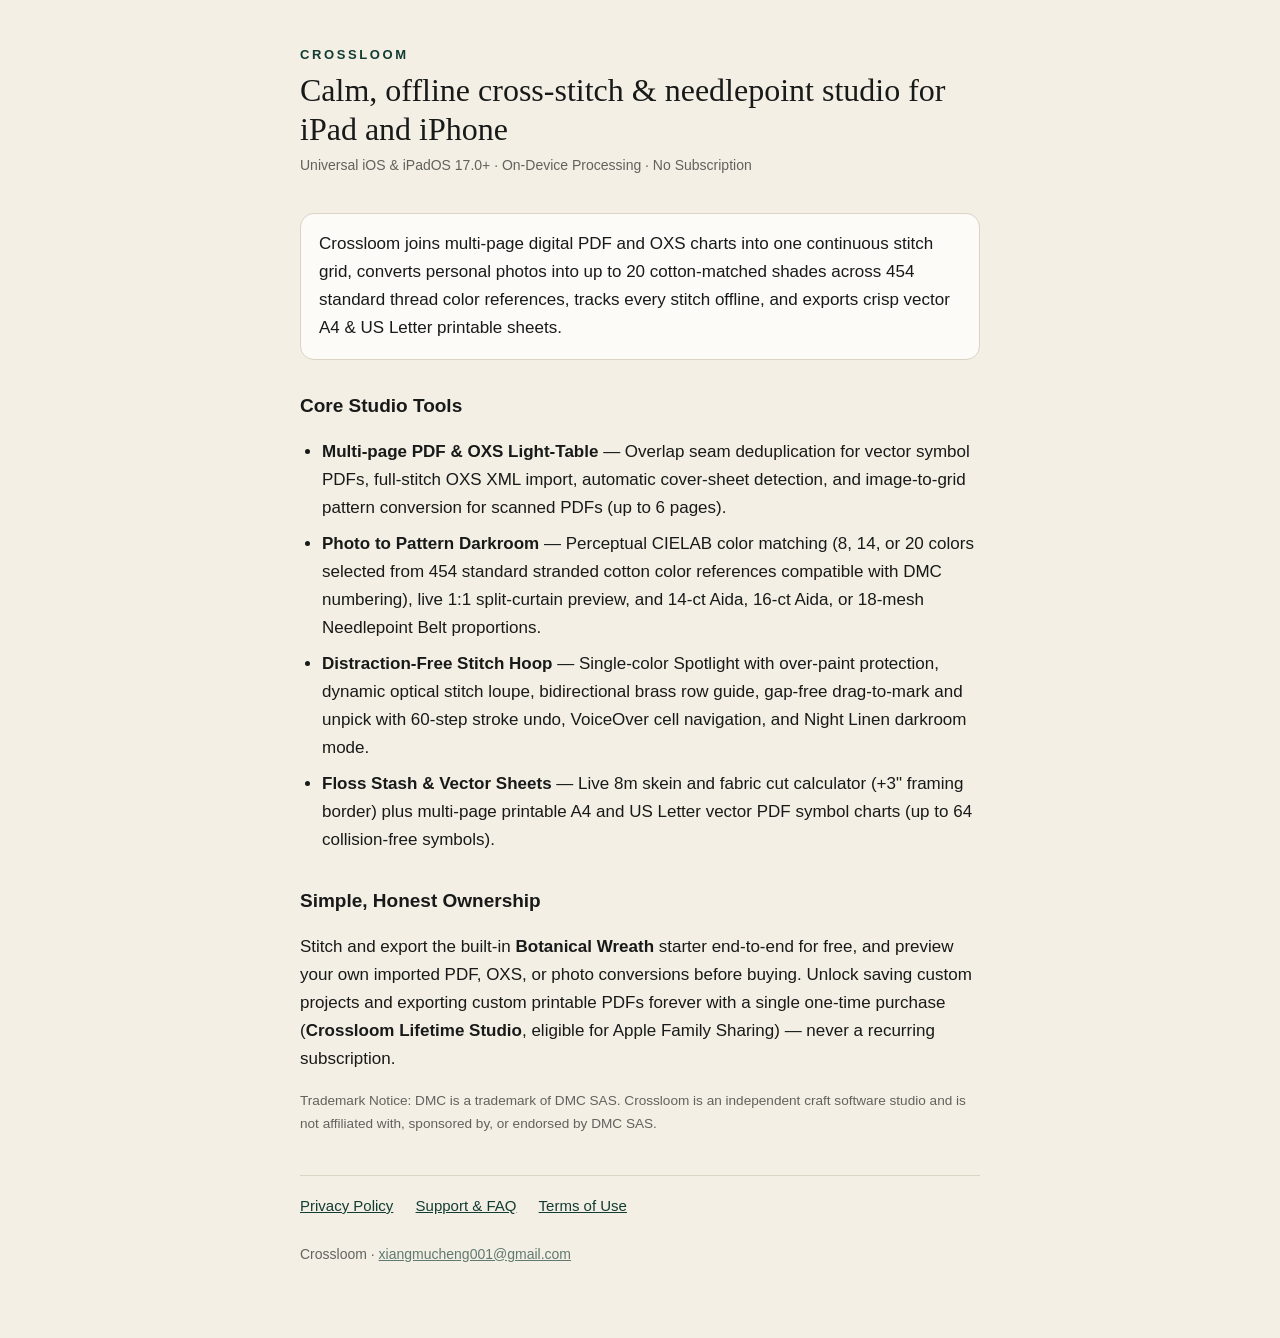
<file: index.html>
<!doctype html>
<html lang="en">
<head>
<meta charset="utf-8">
<meta name="viewport" content="width=device-width, initial-scale=1">
<title>Crossloom — Cross Stitch &amp; Needlepoint Studio</title>
<link rel="stylesheet" href="style.css">
</head>
<body>
<main>
<header>
  <p class="brand">Crossloom</p>
  <h1>Calm, offline cross-stitch &amp; needlepoint studio for iPad and iPhone</h1>
  <p class="meta">Universal iOS &amp; iPadOS 17.0+ · On-Device Processing · No Subscription</p>
</header>

<div class="card">
  <p style="margin:0">Crossloom joins multi-page digital PDF and OXS charts into one continuous stitch grid, converts personal photos into up to 20 cotton-matched shades across 454 standard thread color references, tracks every stitch offline, and exports crisp vector A4 &amp; US Letter printable sheets.</p>
</div>

<h2>Core Studio Tools</h2>
<ul>
  <li><b>Multi-page PDF &amp; OXS Light-Table</b> — Overlap seam deduplication for vector symbol PDFs, full-stitch OXS XML import, automatic cover-sheet detection, and image-to-grid pattern conversion for scanned PDFs (up to 6 pages).</li>
  <li><b>Photo to Pattern Darkroom</b> — Perceptual CIELAB color matching (8, 14, or 20 colors selected from 454 standard stranded cotton color references compatible with DMC numbering), live 1:1 split-curtain preview, and 14-ct Aida, 16-ct Aida, or 18-mesh Needlepoint Belt proportions.</li>
  <li><b>Distraction-Free Stitch Hoop</b> — Single-color Spotlight with over-paint protection, dynamic optical stitch loupe, bidirectional brass row guide, gap-free drag-to-mark and unpick with 60-step stroke undo, VoiceOver cell navigation, and Night Linen darkroom mode.</li>
  <li><b>Floss Stash &amp; Vector Sheets</b> — Live 8m skein and fabric cut calculator (+3" framing border) plus multi-page printable A4 and US Letter vector PDF symbol charts (up to 64 collision-free symbols).</li>
</ul>

<h2>Simple, Honest Ownership</h2>
<p>Stitch and export the built-in <b>Botanical Wreath</b> starter end-to-end for free, and preview your own imported PDF, OXS, or photo conversions before buying. Unlock saving custom projects and exporting custom printable PDFs forever with a single one-time purchase (<b>Crossloom Lifetime Studio</b>, eligible for Apple Family Sharing) — never a recurring subscription.</p>

<p class="meta" style="font-size:0.85rem">Trademark Notice: DMC is a trademark of DMC SAS. Crossloom is an independent craft software studio and is not affiliated with, sponsored by, or endorsed by DMC SAS.</p>

<nav>
  <a href="privacy.html">Privacy Policy</a>
  <a href="support.html">Support &amp; FAQ</a>
  <a href="terms.html">Terms of Use</a>
</nav>
<footer>Crossloom · <a href="mailto:xiangmucheng001@gmail.com">xiangmucheng001@gmail.com</a></footer>
</main>
</body>
</html>
</file>
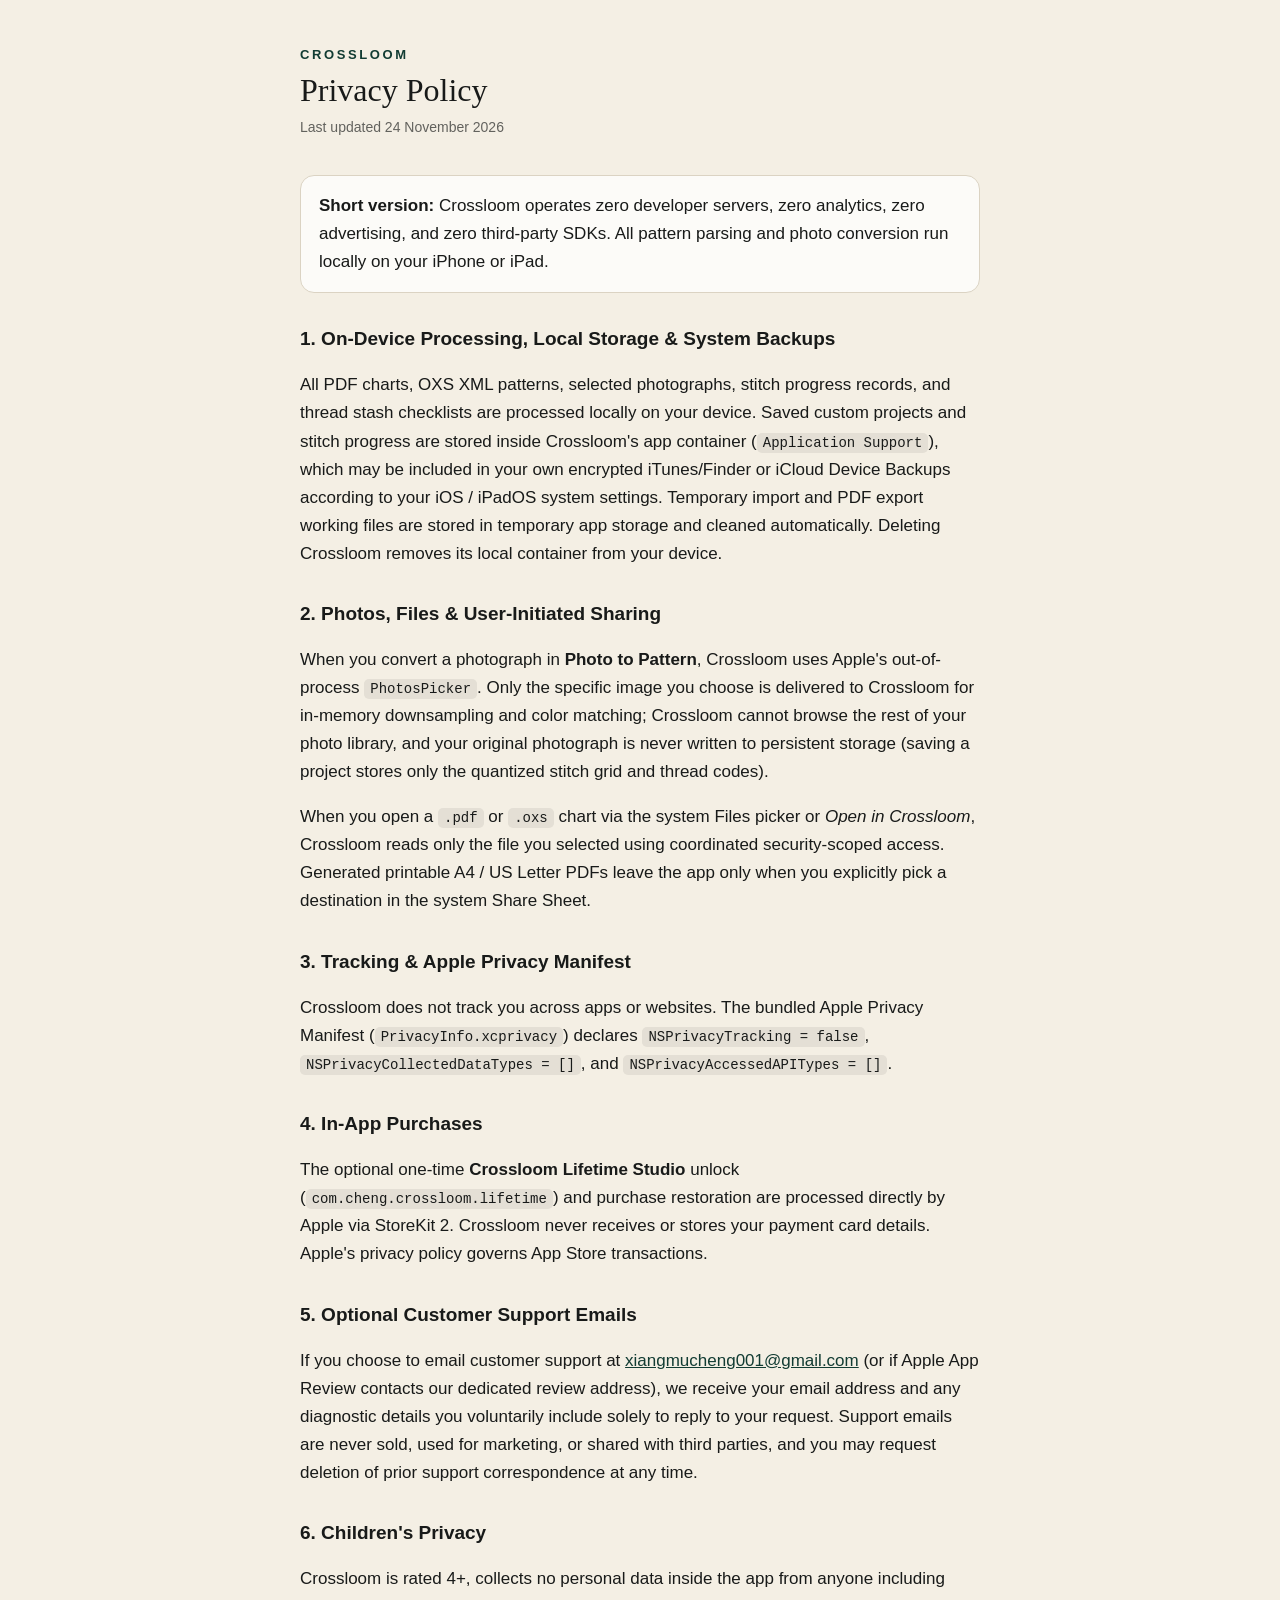
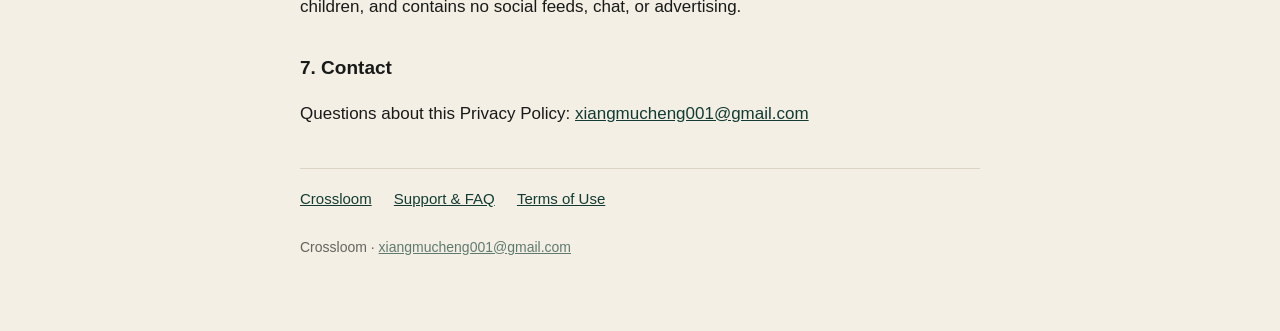
<file: privacy.html>
<!doctype html>
<html lang="en">
<head>
<meta charset="utf-8">
<meta name="viewport" content="width=device-width, initial-scale=1">
<title>Privacy Policy — Crossloom</title>
<link rel="stylesheet" href="style.css">
</head>
<body>
<main>
<header>
  <p class="brand">Crossloom</p>
  <h1>Privacy Policy</h1>
  <p class="meta">Last updated 24 November 2026</p>
</header>

<div class="card">
  <p style="margin:0"><b>Short version:</b> Crossloom operates zero developer servers, zero analytics, zero advertising, and zero third-party SDKs. All pattern parsing and photo conversion run locally on your iPhone or iPad.</p>
</div>

<h2>1. On-Device Processing, Local Storage &amp; System Backups</h2>
<p>All PDF charts, OXS XML patterns, selected photographs, stitch progress records, and thread stash checklists are processed locally on your device. Saved custom projects and stitch progress are stored inside Crossloom's app container (<code>Application Support</code>), which may be included in your own encrypted iTunes/Finder or iCloud Device Backups according to your iOS / iPadOS system settings. Temporary import and PDF export working files are stored in temporary app storage and cleaned automatically. Deleting Crossloom removes its local container from your device.</p>

<h2>2. Photos, Files &amp; User-Initiated Sharing</h2>
<p>When you convert a photograph in <b>Photo to Pattern</b>, Crossloom uses Apple's out-of-process <code>PhotosPicker</code>. Only the specific image you choose is delivered to Crossloom for in-memory downsampling and color matching; Crossloom cannot browse the rest of your photo library, and your original photograph is never written to persistent storage (saving a project stores only the quantized stitch grid and thread codes).</p>
<p>When you open a <code>.pdf</code> or <code>.oxs</code> chart via the system Files picker or <i>Open in Crossloom</i>, Crossloom reads only the file you selected using coordinated security-scoped access. Generated printable A4 / US Letter PDFs leave the app only when you explicitly pick a destination in the system Share Sheet.</p>

<h2>3. Tracking &amp; Apple Privacy Manifest</h2>
<p>Crossloom does not track you across apps or websites. The bundled Apple Privacy Manifest (<code>PrivacyInfo.xcprivacy</code>) declares <code>NSPrivacyTracking = false</code>, <code>NSPrivacyCollectedDataTypes = []</code>, and <code>NSPrivacyAccessedAPITypes = []</code>.</p>

<h2>4. In-App Purchases</h2>
<p>The optional one-time <b>Crossloom Lifetime Studio</b> unlock (<code>com.cheng.crossloom.lifetime</code>) and purchase restoration are processed directly by Apple via StoreKit 2. Crossloom never receives or stores your payment card details. Apple's privacy policy governs App Store transactions.</p>

<h2>5. Optional Customer Support Emails</h2>
<p>If you choose to email customer support at <a href="mailto:xiangmucheng001@gmail.com">xiangmucheng001@gmail.com</a> (or if Apple App Review contacts our dedicated review address), we receive your email address and any diagnostic details you voluntarily include solely to reply to your request. Support emails are never sold, used for marketing, or shared with third parties, and you may request deletion of prior support correspondence at any time.</p>

<h2>6. Children's Privacy</h2>
<p>Crossloom is rated 4+, collects no personal data inside the app from anyone including children, and contains no social feeds, chat, or advertising.</p>

<h2>7. Contact</h2>
<p>Questions about this Privacy Policy: <a href="mailto:xiangmucheng001@gmail.com">xiangmucheng001@gmail.com</a></p>

<nav>
  <a href="index.html">Crossloom</a>
  <a href="support.html">Support &amp; FAQ</a>
  <a href="terms.html">Terms of Use</a>
</nav>
<footer>Crossloom · <a href="mailto:xiangmucheng001@gmail.com">xiangmucheng001@gmail.com</a></footer>
</main>
</body>
</html>
</file>
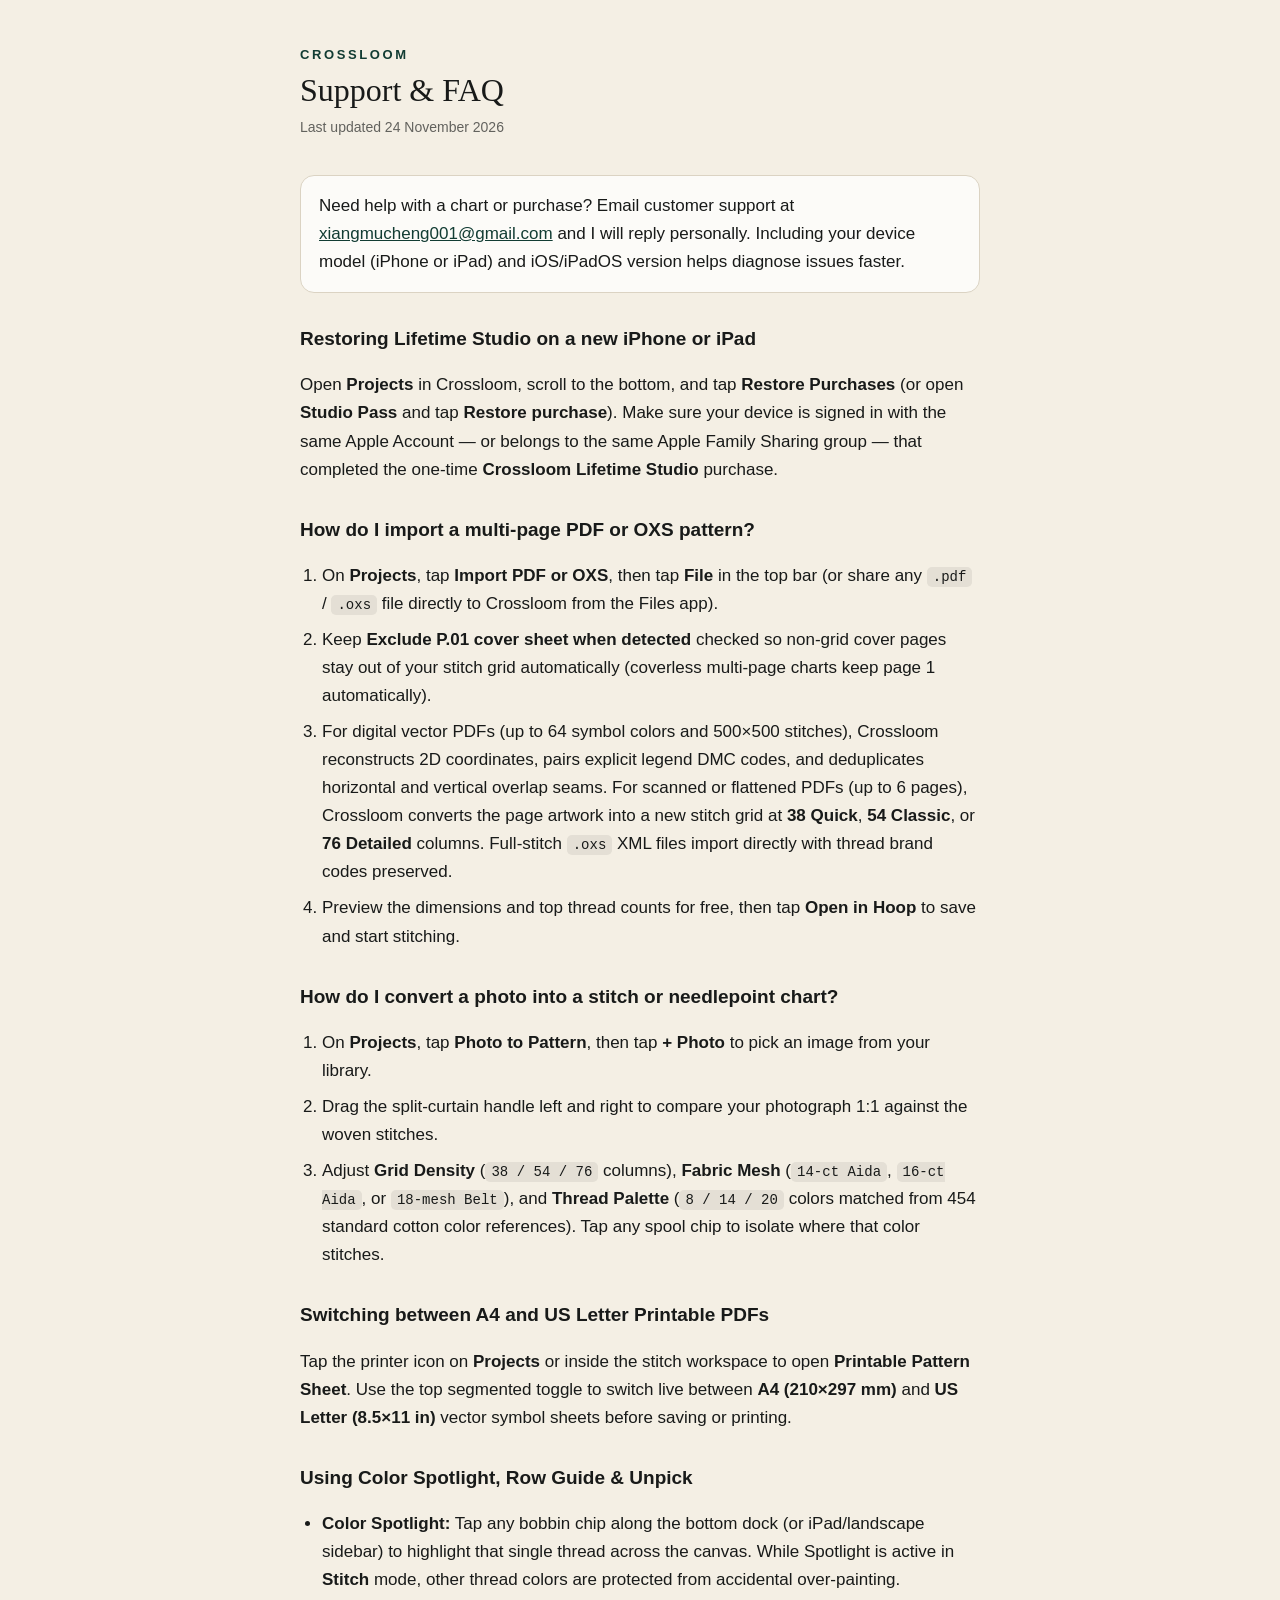
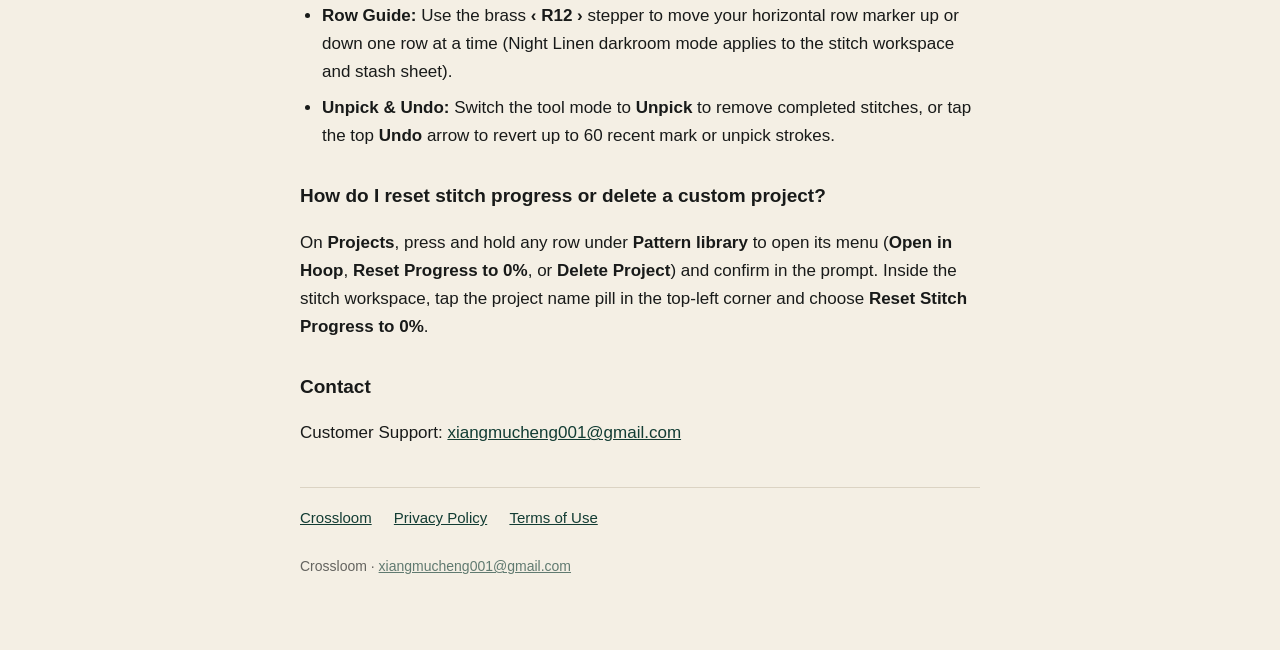
<file: support.html>
<!doctype html>
<html lang="en">
<head>
<meta charset="utf-8">
<meta name="viewport" content="width=device-width, initial-scale=1">
<title>Support &amp; FAQ — Crossloom</title>
<link rel="stylesheet" href="style.css">
</head>
<body>
<main>
<header>
  <p class="brand">Crossloom</p>
  <h1>Support &amp; FAQ</h1>
  <p class="meta">Last updated 24 November 2026</p>
</header>

<div class="card">
  <p style="margin:0">Need help with a chart or purchase? Email customer support at <a href="mailto:xiangmucheng001@gmail.com">xiangmucheng001@gmail.com</a> and I will reply personally. Including your device model (iPhone or iPad) and iOS/iPadOS version helps diagnose issues faster.</p>
</div>

<h2>Restoring Lifetime Studio on a new iPhone or iPad</h2>
<p>Open <b>Projects</b> in Crossloom, scroll to the bottom, and tap <b>Restore Purchases</b> (or open <b>Studio Pass</b> and tap <b>Restore purchase</b>). Make sure your device is signed in with the same Apple Account — or belongs to the same Apple Family Sharing group — that completed the one-time <b>Crossloom Lifetime Studio</b> purchase.</p>

<h2>How do I import a multi-page PDF or OXS pattern?</h2>
<ol>
  <li>On <b>Projects</b>, tap <b>Import PDF or OXS</b>, then tap <b>File</b> in the top bar (or share any <code>.pdf</code> / <code>.oxs</code> file directly to Crossloom from the Files app).</li>
  <li>Keep <b>Exclude P.01 cover sheet when detected</b> checked so non-grid cover pages stay out of your stitch grid automatically (coverless multi-page charts keep page 1 automatically).</li>
  <li>For digital vector PDFs (up to 64 symbol colors and 500×500 stitches), Crossloom reconstructs 2D coordinates, pairs explicit legend DMC codes, and deduplicates horizontal and vertical overlap seams. For scanned or flattened PDFs (up to 6 pages), Crossloom converts the page artwork into a new stitch grid at <b>38 Quick</b>, <b>54 Classic</b>, or <b>76 Detailed</b> columns. Full-stitch <code>.oxs</code> XML files import directly with thread brand codes preserved.</li>
  <li>Preview the dimensions and top thread counts for free, then tap <b>Open in Hoop</b> to save and start stitching.</li>
</ol>

<h2>How do I convert a photo into a stitch or needlepoint chart?</h2>
<ol>
  <li>On <b>Projects</b>, tap <b>Photo to Pattern</b>, then tap <b>+ Photo</b> to pick an image from your library.</li>
  <li>Drag the split-curtain handle left and right to compare your photograph 1:1 against the woven stitches.</li>
  <li>Adjust <b>Grid Density</b> (<code>38 / 54 / 76</code> columns), <b>Fabric Mesh</b> (<code>14-ct Aida</code>, <code>16-ct Aida</code>, or <code>18-mesh Belt</code>), and <b>Thread Palette</b> (<code>8 / 14 / 20</code> colors matched from 454 standard cotton color references). Tap any spool chip to isolate where that color stitches.</li>
</ol>

<h2>Switching between A4 and US Letter Printable PDFs</h2>
<p>Tap the printer icon on <b>Projects</b> or inside the stitch workspace to open <b>Printable Pattern Sheet</b>. Use the top segmented toggle to switch live between <b>A4 (210×297 mm)</b> and <b>US Letter (8.5×11 in)</b> vector symbol sheets before saving or printing.</p>

<h2>Using Color Spotlight, Row Guide &amp; Unpick</h2>
<ul>
  <li><b>Color Spotlight:</b> Tap any bobbin chip along the bottom dock (or iPad/landscape sidebar) to highlight that single thread across the canvas. While Spotlight is active in <b>Stitch</b> mode, other thread colors are protected from accidental over-painting.</li>
  <li><b>Row Guide:</b> Use the brass <b>‹ R12 ›</b> stepper to move your horizontal row marker up or down one row at a time (Night Linen darkroom mode applies to the stitch workspace and stash sheet).</li>
  <li><b>Unpick &amp; Undo:</b> Switch the tool mode to <b>Unpick</b> to remove completed stitches, or tap the top <b>Undo</b> arrow to revert up to 60 recent mark or unpick strokes.</li>
</ul>

<h2>How do I reset stitch progress or delete a custom project?</h2>
<p>On <b>Projects</b>, press and hold any row under <b>Pattern library</b> to open its menu (<b>Open in Hoop</b>, <b>Reset Progress to 0%</b>, or <b>Delete Project</b>) and confirm in the prompt. Inside the stitch workspace, tap the project name pill in the top-left corner and choose <b>Reset Stitch Progress to 0%</b>.</p>

<h2>Contact</h2>
<p>Customer Support: <a href="mailto:xiangmucheng001@gmail.com">xiangmucheng001@gmail.com</a></p>

<nav>
  <a href="index.html">Crossloom</a>
  <a href="privacy.html">Privacy Policy</a>
  <a href="terms.html">Terms of Use</a>
</nav>
<footer>Crossloom · <a href="mailto:xiangmucheng001@gmail.com">xiangmucheng001@gmail.com</a></footer>
</main>
</body>
</html>
</file>
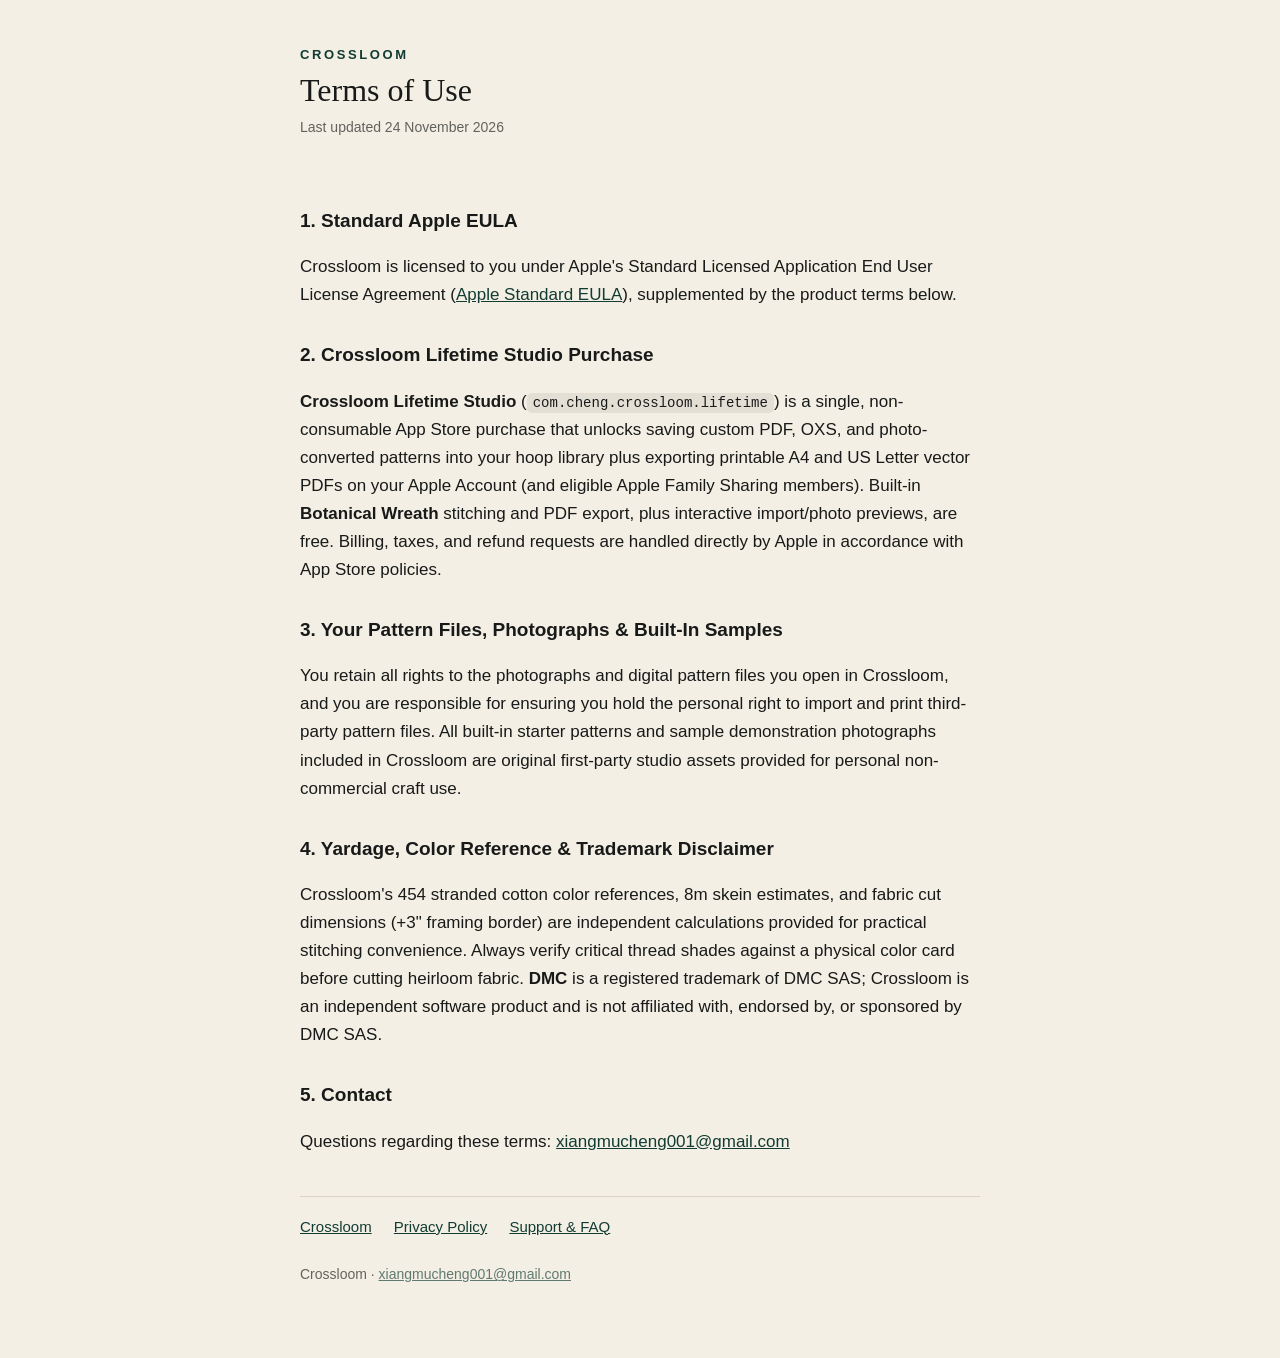
<file: terms.html>
<!doctype html>
<html lang="en">
<head>
<meta charset="utf-8">
<meta name="viewport" content="width=device-width, initial-scale=1">
<title>Terms of Use — Crossloom</title>
<link rel="stylesheet" href="style.css">
</head>
<body>
<main>
<header>
  <p class="brand">Crossloom</p>
  <h1>Terms of Use</h1>
  <p class="meta">Last updated 24 November 2026</p>
</header>

<h2>1. Standard Apple EULA</h2>
<p>Crossloom is licensed to you under Apple's Standard Licensed Application End User License Agreement (<a href="https://www.apple.com/legal/internet-services/itunes/dev/stdeula/">Apple Standard EULA</a>), supplemented by the product terms below.</p>

<h2>2. Crossloom Lifetime Studio Purchase</h2>
<p><b>Crossloom Lifetime Studio</b> (<code>com.cheng.crossloom.lifetime</code>) is a single, non-consumable App Store purchase that unlocks saving custom PDF, OXS, and photo-converted patterns into your hoop library plus exporting printable A4 and US Letter vector PDFs on your Apple Account (and eligible Apple Family Sharing members). Built-in <b>Botanical Wreath</b> stitching and PDF export, plus interactive import/photo previews, are free. Billing, taxes, and refund requests are handled directly by Apple in accordance with App Store policies.</p>

<h2>3. Your Pattern Files, Photographs &amp; Built-In Samples</h2>
<p>You retain all rights to the photographs and digital pattern files you open in Crossloom, and you are responsible for ensuring you hold the personal right to import and print third-party pattern files. All built-in starter patterns and sample demonstration photographs included in Crossloom are original first-party studio assets provided for personal non-commercial craft use.</p>

<h2>4. Yardage, Color Reference &amp; Trademark Disclaimer</h2>
<p>Crossloom's 454 stranded cotton color references, 8m skein estimates, and fabric cut dimensions (+3" framing border) are independent calculations provided for practical stitching convenience. Always verify critical thread shades against a physical color card before cutting heirloom fabric. <b>DMC</b> is a registered trademark of DMC SAS; Crossloom is an independent software product and is not affiliated with, endorsed by, or sponsored by DMC SAS.</p>

<h2>5. Contact</h2>
<p>Questions regarding these terms: <a href="mailto:xiangmucheng001@gmail.com">xiangmucheng001@gmail.com</a></p>

<nav>
  <a href="index.html">Crossloom</a>
  <a href="privacy.html">Privacy Policy</a>
  <a href="support.html">Support &amp; FAQ</a>
</nav>
<footer>Crossloom · <a href="mailto:xiangmucheng001@gmail.com">xiangmucheng001@gmail.com</a></footer>
</main>
</body>
</html>
</file>
<file: style.css>
:root { color-scheme: light dark; }
* { box-sizing: border-box; }
body {
  margin: 0;
  padding: 0 20px 72px;
  font: 17px/1.65 -apple-system, BlinkMacSystemFont, "Segoe UI", Roboto, sans-serif;
  color: #181a19;
  background: #f4efe4;
}
main { max-width: 680px; margin: 0 auto; }
header { padding: 44px 0 8px; }
.brand {
  font-size: 13px;
  letter-spacing: .2em;
  text-transform: uppercase;
  font-weight: 700;
  color: #123c33;
  margin: 0 0 6px;
}
h1 {
  font: 400 32px/1.2 Georgia, "Times New Roman", serif;
  margin: 0 0 6px;
}
.meta { font-size: 14px; opacity: .66; margin: 0 0 28px; }
h2 { font-size: 19px; margin: 30px 0 8px; }
p, li { color: inherit; }
ol, ul { padding-left: 22px; }
li { margin-bottom: 8px; }
a { color: #123c33; font-weight: 500; }
code {
  font-family: ui-monospace, SFMono-Regular, Menlo, monospace;
  font-size: 14px;
  padding: 2px 6px;
  border-radius: 5px;
  background: rgba(24, 26, 25, 0.07);
}
.card {
  border: 1px solid #dbd3c3;
  border-radius: 14px;
  padding: 16px 18px;
  background: #fcfbf8;
  margin-bottom: 20px;
}
nav {
  margin-top: 40px;
  padding-top: 18px;
  border-top: 1px solid #dbd3c3;
  font-size: 15px;
}
nav a { margin-right: 18px; }
footer { margin-top: 24px; font-size: 14px; opacity: .65; }

@media (prefers-color-scheme: dark) {
  body { color: #ede8dc; background: #121514; }
  .brand, a { color: #7ec4b1; }
  code { background: rgba(255, 255, 255, 0.1); }
  .card { background: #1b201e; border-color: #2c3430; }
  nav { border-top-color: #2c3430; }
}
</file>
